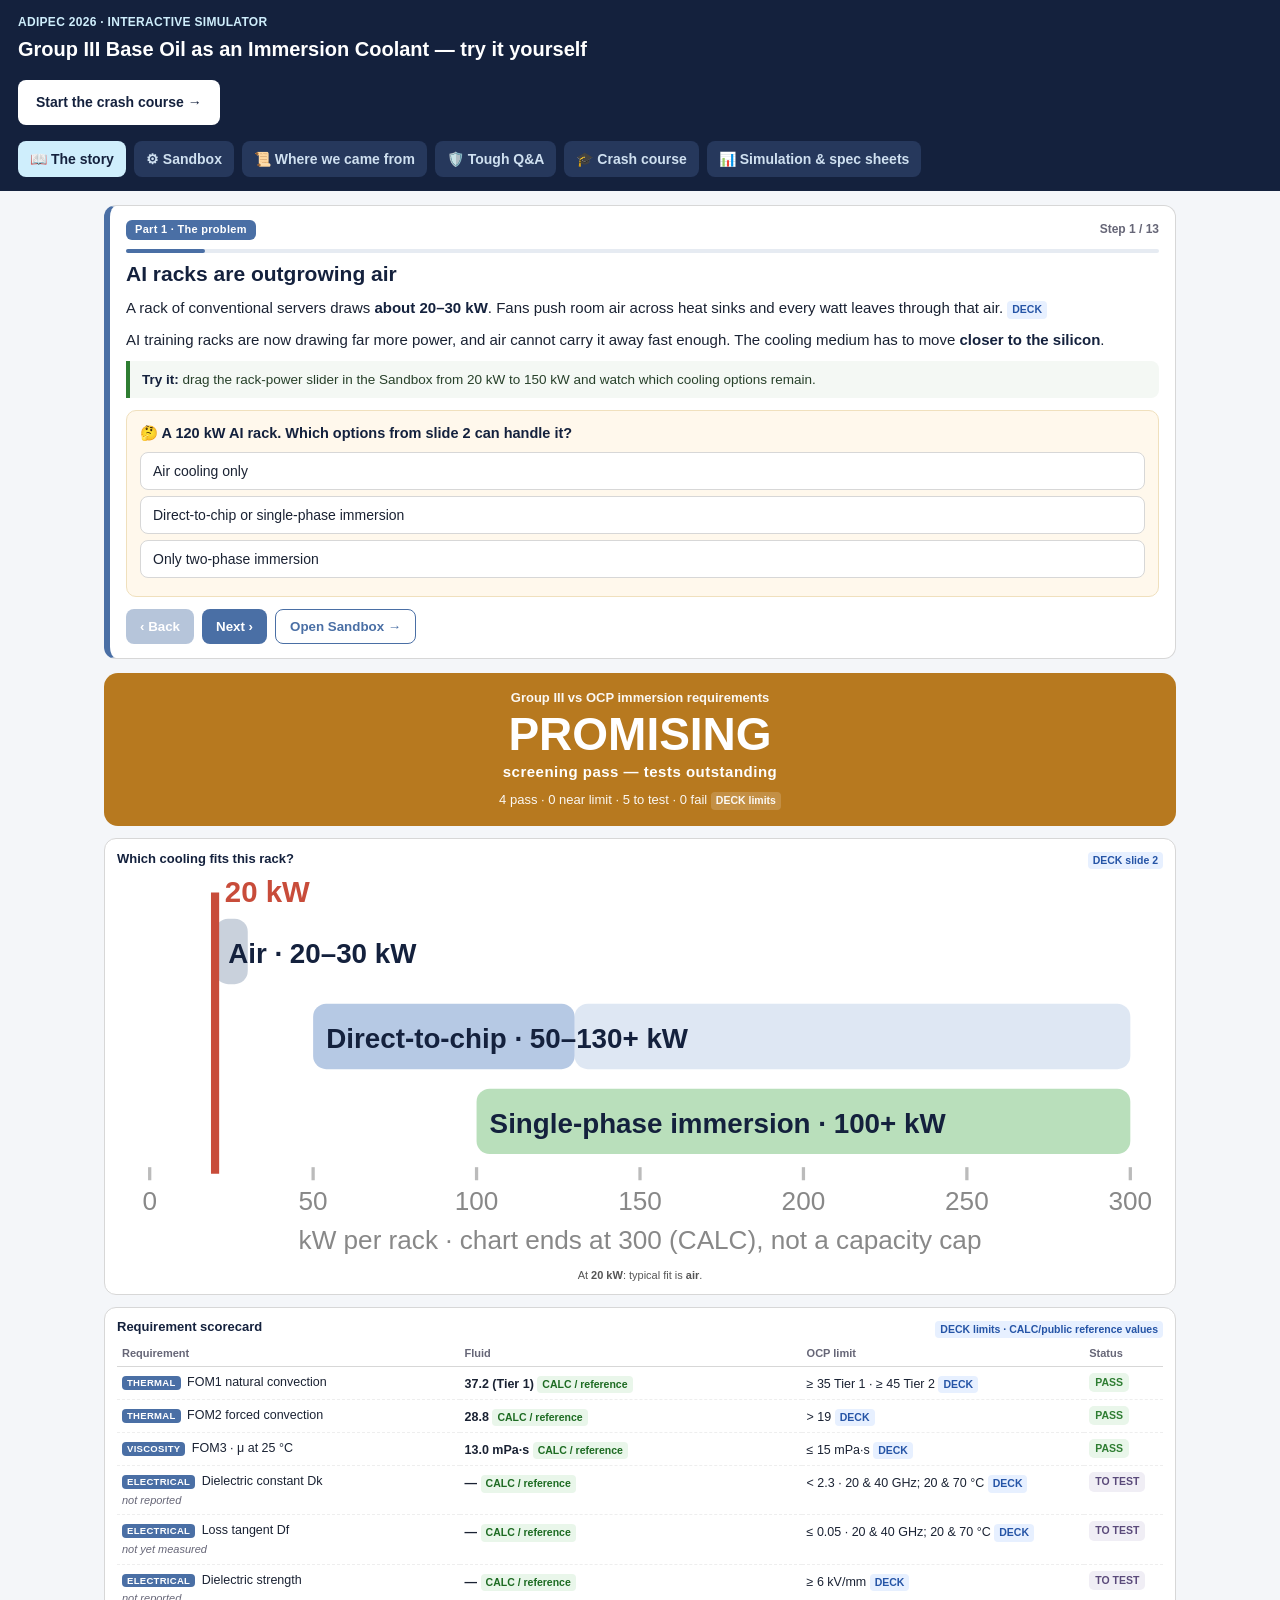
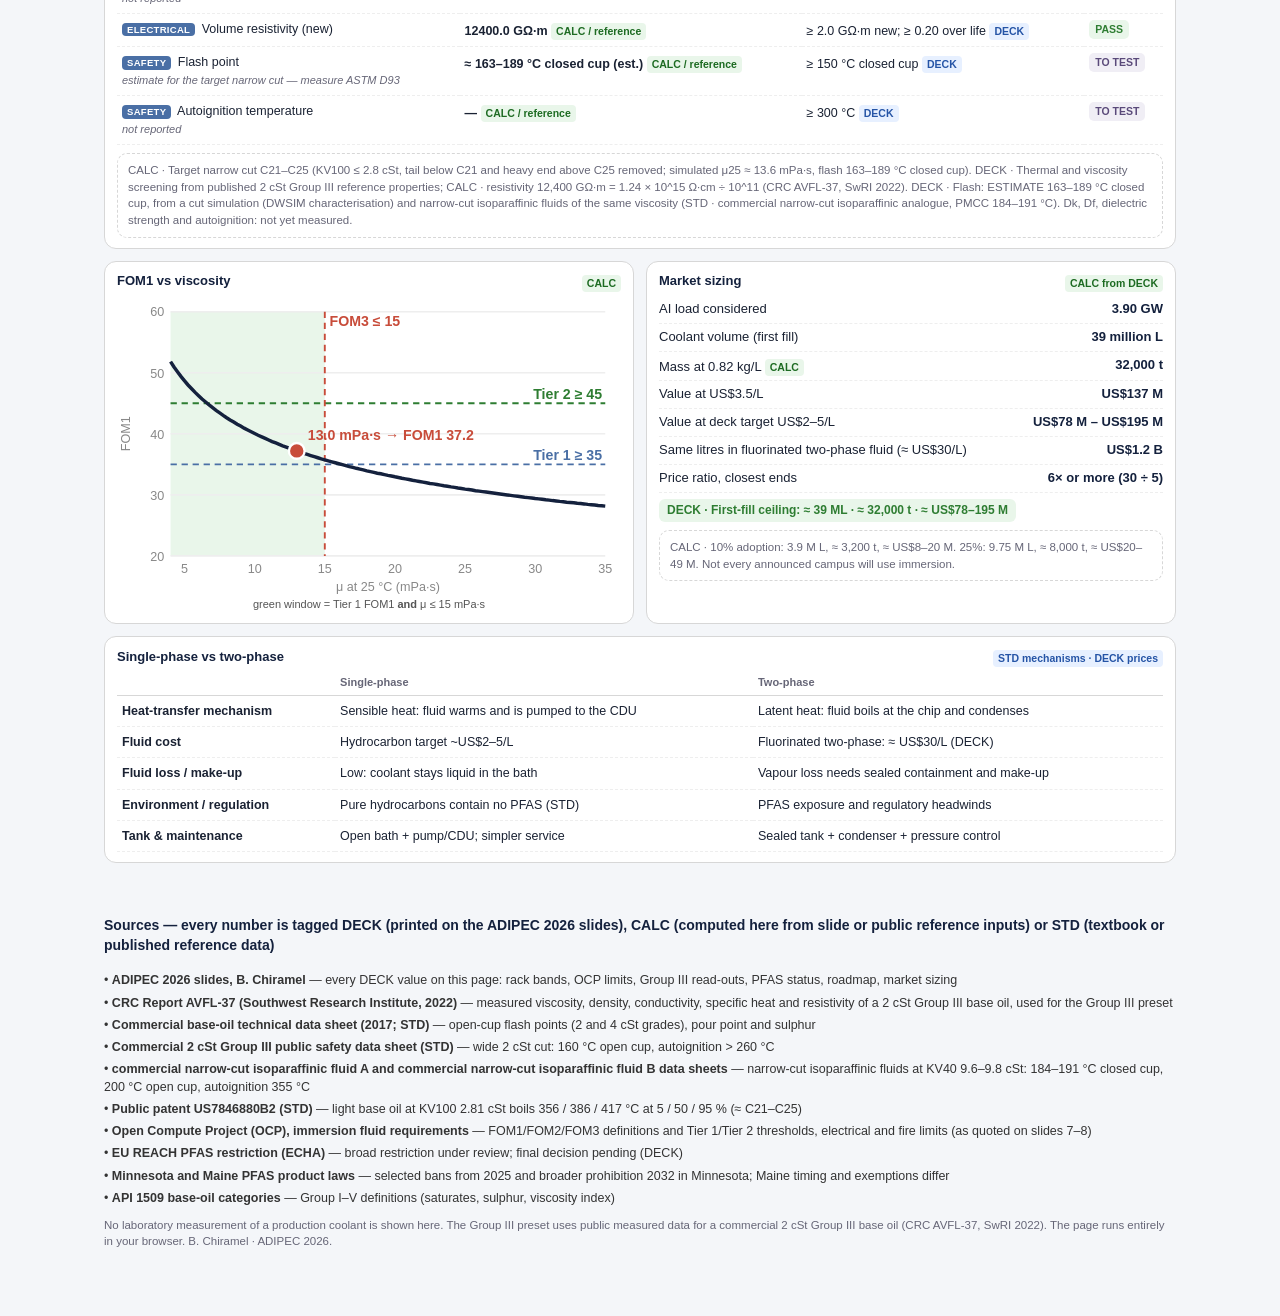
<file: index.html>
<!DOCTYPE html>
<html lang="en">
<head>
<meta charset="utf-8">
<meta name="viewport" content="width=device-width, initial-scale=1">
<title>Group III Immersion Coolant — Interactive Simulator</title>
<meta name="description" content="Interactive companion to the ADIPEC 2026 talk: can domestic Group III base oil serve as a single-phase immersion coolant for AI data centres?">
<meta property="og:title" content="Group III Immersion Coolant — Interactive Simulator">
<meta property="og:description" content="Rack power, OCP figures of merit, electrical and fire gates, qualification and market sizing — try it yourself.">
<meta property="og:type" content="website">
<link rel="stylesheet" href="style.css">
</head>
<body>
<header>
  <div class="eyebrow">ADIPEC 2026 · interactive simulator</div>
  <h1>Group III Base Oil as an Immersion Coolant — try it yourself</h1>
  <p><a class="modebtn linkbtn course-start" href="course.html">Start the crash course →</a></p>
  <div class="modebar">
    <button id="mStory" class="modebtn active">📖 The story</button>
    <button id="mSandbox" class="modebtn">⚙ Sandbox</button>
    <button id="mHistory" class="modebtn">📜 Where we came from</button>
    <button id="mQA" class="modebtn">🛡️ Tough Q&amp;A</button>
    <a class="modebtn linkbtn" href="course.html">🎓 Crash course</a>
    <a class="modebtn linkbtn" href="results.html">📊 Simulation &amp; spec sheets</a>
  </div>
</header>

<main>
  <!-- ================= STORY ================= -->
  <section id="story">
    <div class="storycard">
      <div class="lessonhead"><span id="chapBadge" class="chapbadge"></span><span id="lessonCount"></span></div>
      <div class="progbar"><div id="progFill" class="progfill"></div></div>
      <h2 id="storyTitle"></h2>
      <div id="storyBody"></div>
      <div id="lessonCheck"></div>
      <div class="storynav">
        <button id="prevBtn">‹ Back</button>
        <button id="nextBtn">Next ›</button>
        <button id="toSandbox" class="ghost">Open Sandbox →</button>
      </div>
    </div>
  </section>

  <!-- ================= CONTROLS ================= -->
  <section id="controls" class="hidden">
    <div class="grp">
      <h3>① Rack power <span class="hint">(sets the cooling architecture)</span></h3>
      <label>IT load per rack: <b id="rackVal">120 kW</b>
        <input type="range" id="rack" min="5" max="300" step="5" value="120">
        <span class="src ext">DECK slide 2</span>
      </label>
    </div>

    <div class="grp">
      <h3>② Candidate fluid <span class="hint">(edit any value)</span></h3>
      <label>Preset
        <select id="preset"></select>
      </label>
      <div id="fluidFields"></div>
      <label class="toggle"><input type="checkbox" id="flashCC"> Flash point measured closed-cup</label>
      <div class="assume">OCP asks for a <b>closed-cup</b> flash point. An open-cup (COC) value usually reads higher, so a COC number is not yet proof.</div>
    </div>

    <div class="grp">
      <h3>③ Viscosity lever <span class="hint">(lighter cut → lower μ)</span></h3>
      <label>Dynamic viscosity at 25 °C: <b id="muVal">13.0 mPa·s</b>
        <input type="range" id="mu" min="4" max="35" step="0.1" value="13.0">
        <span class="src calc">CALC from DECK slide 7 formula</span>
      </label>
      <div class="assume">FOM1 scales as μ<sup>−0.2813</sup> with every other property held fixed. Real lighter cuts also shift k, ρ, c<sub>p</sub> and β, and usually <b>lower the flash point</b>.</div>
    </div>

    <div class="grp">
      <h3>④ Market sizing</h3>
      <label>Middle East AI pipeline: <b id="meVal">2.5 GW</b>
        <input type="range" id="me" min="0" max="6" step="0.1" value="2.5">
        <span class="src ext">DECK slide 11</span>
      </label>
      <label>India AI pipeline: <b id="inVal">1.4 GW</b>
        <input type="range" id="in" min="0" max="6" step="0.1" value="1.4">
        <span class="src ext">DECK slide 11</span>
      </label>
      <label>Share of that load immersion-cooled: <b id="shareVal">100 %</b>
        <input type="range" id="share" min="5" max="100" step="5" value="100">
        <span class="src calc">scenario (deck assumes all)</span>
      </label>
      <label>Coolant intensity: <b id="intVal">10 L/kW</b>
        <input type="range" id="int" min="5" max="15" step="0.5" value="10">
        <span class="src ext">DECK ≈10 L/kW</span>
      </label>
      <label>Group III price: <b id="priceVal">US$2–5 /L</b>
        <input type="range" id="price" min="1" max="8" step="0.5" value="3.5">
        <span class="src ext">DECK target US$2–5 /L</span>
      </label>
      <button id="resetBtn" class="resetbtn">↺ Reset to the deck's case</button>
    </div>
  </section>

  <!-- ================= OUTPUTS ================= -->
  <section id="outputs">
    <div id="verdict" class="verdict none">
      <div class="vlabel">Group III vs OCP immersion requirements</div>
      <div class="vbig" id="vbig">—</div>
      <div class="vsub" id="vsub"></div>
      <div class="vmargin" id="vmargin"></div>
    </div>

    <div class="card">
      <div class="cardhd">Which cooling fits this rack? <span class="src ext">DECK slide 2</span></div>
      <svg id="rackChart" viewBox="0 0 320 120" preserveAspectRatio="xMidYMid meet"></svg>
      <div id="rackNote" class="chartlegend"></div>
    </div>

    <div class="card">
      <div class="cardhd">Requirement scorecard <span class="src ext">DECK limits · CALC/public reference values</span></div>
      <div id="scorecard"></div>
    </div>

    <div class="card half">
      <div class="cardhd">FOM1 vs viscosity <span class="src calc">CALC</span></div>
      <svg id="muChart" viewBox="0 0 320 190" preserveAspectRatio="xMidYMid meet"></svg>
      <div class="chartlegend">green window = Tier 1 FOM1 <b>and</b> μ ≤ 15 mPa·s</div>
    </div>
    <div class="card half">
      <div class="cardhd">Market sizing <span class="src calc">CALC from DECK</span></div>
      <div id="market" class="commercial"></div>
    </div>

    <div class="card">
      <div class="cardhd">Single-phase vs two-phase <span class="src ext">STD mechanisms · DECK prices</span></div>
      <div id="phases"></div>
    </div>
  </section>

  <!-- ================= HISTORY ================= -->
  <section id="history" class="hidden"></section>

  <!-- ================= TOUGH Q&A ================= -->
  <section id="qa" class="hidden"></section>
</main>

<footer id="refs">
  <h3>Sources — every number is tagged DECK (printed on the ADIPEC 2026 slides), CALC (computed here from slide or public reference inputs) or STD (textbook or published reference data)</h3>
  <div id="reflist"></div>
  <p class="fine">No laboratory measurement of a production coolant is shown here. The Group III preset uses public measured data for a commercial 2 cSt Group III base oil (CRC AVFL-37, SwRI 2022). The page runs entirely in your browser. B. Chiramel · ADIPEC 2026.</p>
</footer>

<script src="story.js"></script>
<script src="app.js"></script>
</body>
</html>
</file>
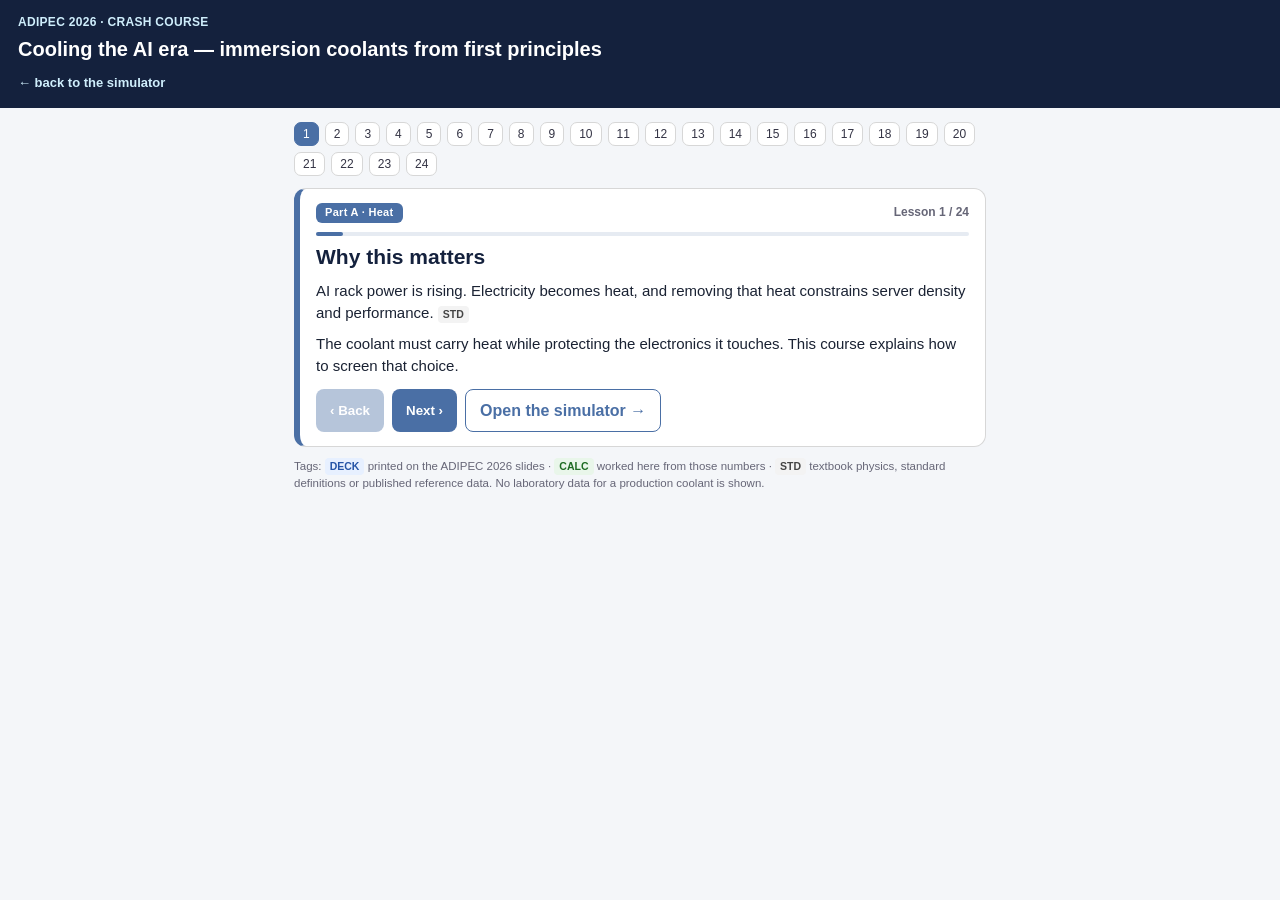
<file: course.html>
<!DOCTYPE html>
<html lang="en">
<head>
<meta charset="utf-8">
<meta name="viewport" content="width=device-width, initial-scale=1">
<title>Immersion Coolant Crash Course</title>
<meta name="description" content="A fundamentals-to-expert crash course on single-phase immersion cooling and Group III base oil as a coolant: heat transfer, OCP figures of merit, dielectric and fire-safety properties, qualification and market sizing.">
<meta property="og:title" content="Immersion Coolant Crash Course">
<meta property="og:description" content="A guided course, fundamentals → expert: why AI racks need liquid, how OCP scores a coolant, and how to defend Group III base oil as one.">
<meta property="og:type" content="website">
<link rel="stylesheet" href="style.css">
<style>
main{max-width:720px;display:block}
header{position:sticky;top:0;z-index:5}
header h1{margin-bottom:6px}
.toc{display:flex;flex-wrap:wrap;gap:6px;margin:0 0 12px}
.toc button{border:1px solid var(--line);background:#fff;border-radius:7px;padding:4px 8px;font-size:12px;cursor:pointer;color:#334}
.toc button.on{background:var(--cond);color:#fff;border-color:var(--cond)}
.toc button.done{border-color:var(--feas)}
.back{color:#cfeefc;font-size:13px;font-weight:700;text-decoration:none}
</style>
</head>
<body>
<header>
  <div class="eyebrow">ADIPEC 2026 · crash course</div>
  <h1>Cooling the AI era — immersion coolants from first principles</h1>
  <a class="back" href="index.html">← back to the simulator</a>
</header>
<main>
  <div id="toc" class="toc"></div>
  <div class="storycard">
    <div class="lessonhead"><span id="chapBadge" class="chapbadge"></span><span id="lessonCount"></span></div>
    <div class="progbar"><div id="progFill" class="progfill"></div></div>
    <h2 id="storyTitle"></h2>
    <div id="storyBody"></div>
    <div id="lessonCheck"></div>
    <div class="storynav">
      <button id="prevBtn">‹ Back</button>
      <button id="nextBtn">Next ›</button>
      <a class="ghost" href="index.html" style="text-decoration:none;padding:9px 14px;border-radius:8px;border:1px solid var(--cond);color:var(--cond);font-weight:700">Open the simulator →</a>
    </div>
  </div>
  <p class="fine">Tags: <span class="src ext">DECK</span> printed on the ADIPEC 2026 slides · <span class="src calc">CALC</span> worked here from those numbers · <span class="src std">STD</span> textbook physics, standard definitions or published reference data. No laboratory data for a production coolant is shown.</p>
</main>
<script src="course.js"></script>
</body>
</html>
</file>
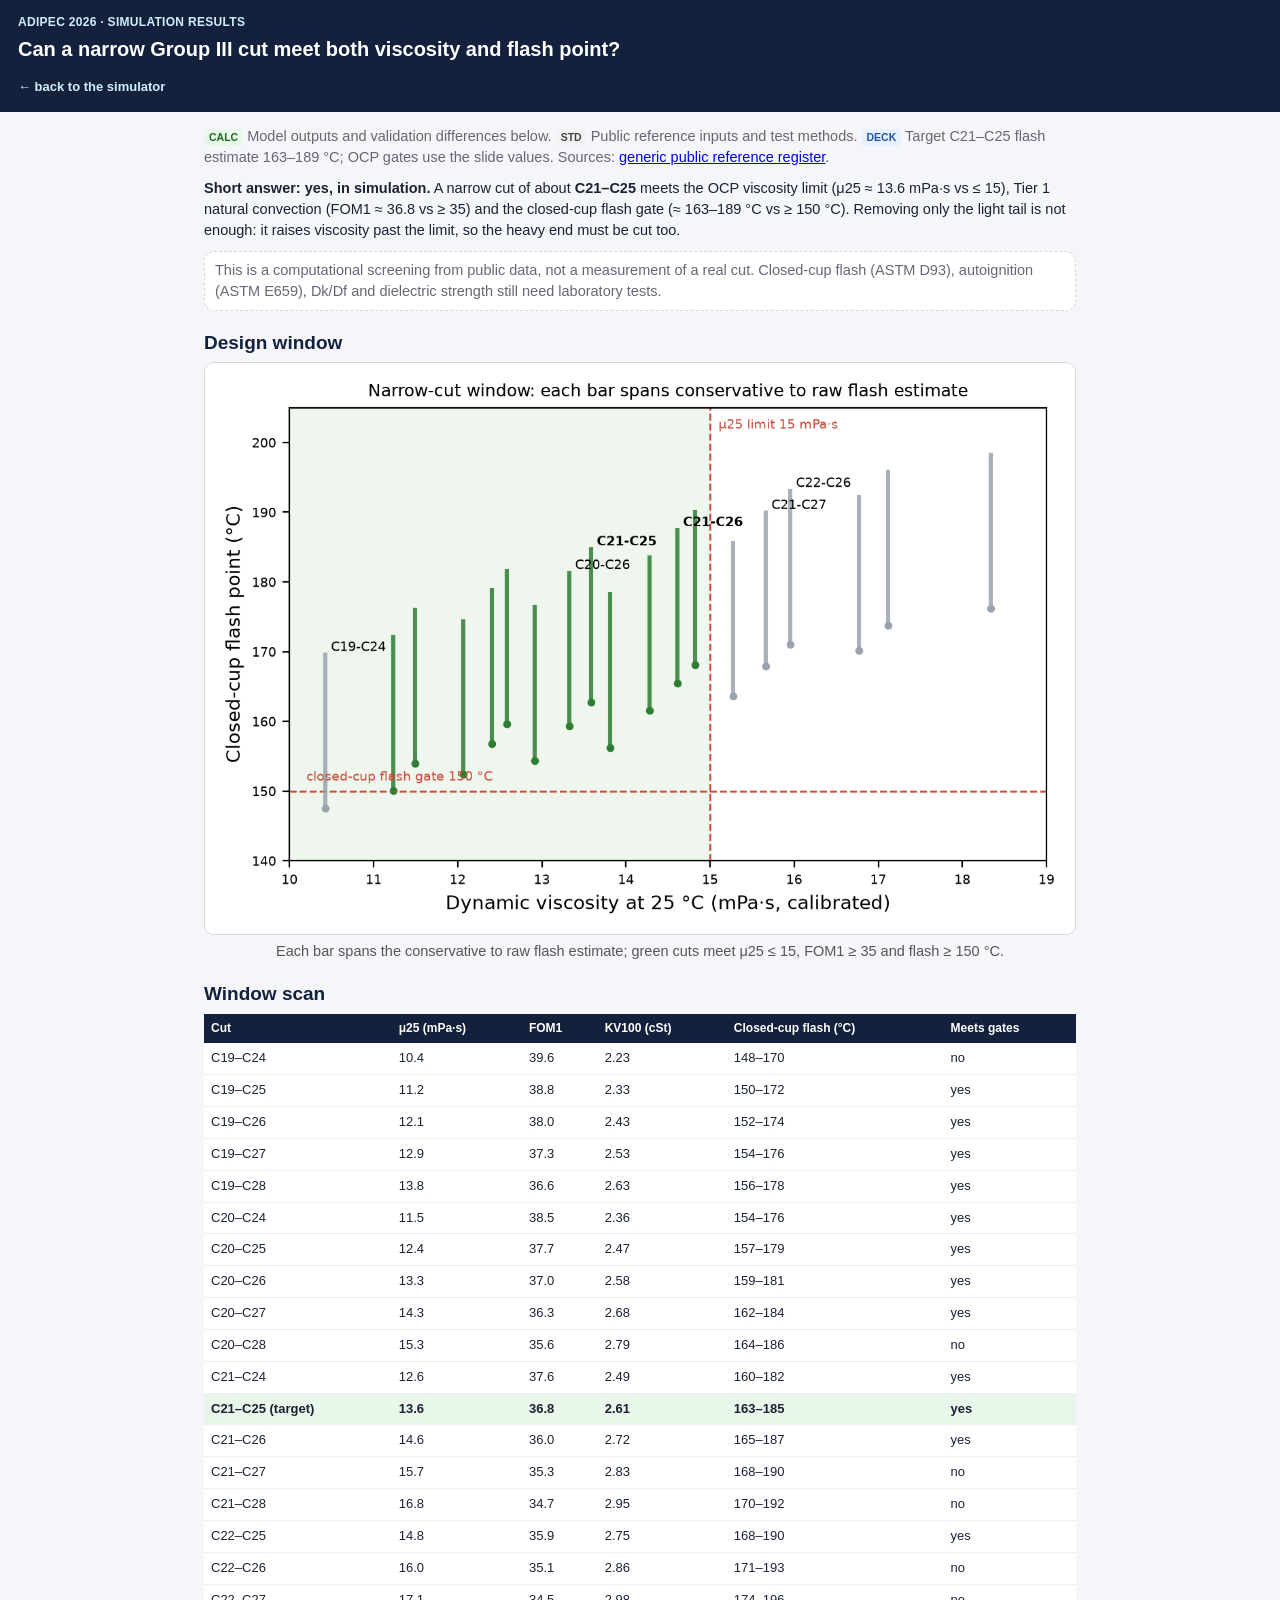
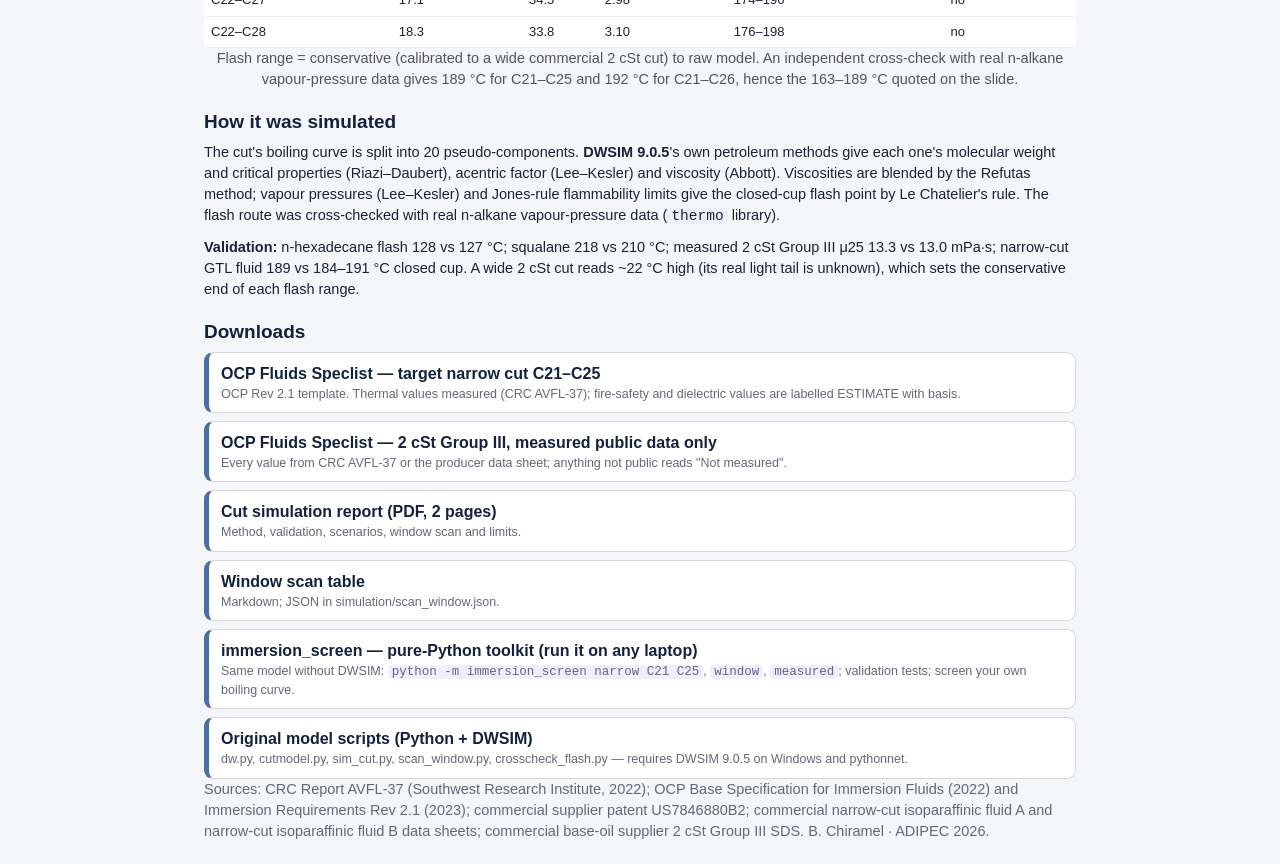
<file: results.html>
<!DOCTYPE html>
<html lang="en">
<head>
<meta charset="utf-8">
<meta name="viewport" content="width=device-width, initial-scale=1">
<title>Simulation Results &amp; Spec Sheets</title>
<meta name="description" content="Cut simulation of a Group III narrow cut (C21–C25) and filled OCP immersion-fluid spec sheets, built from public data.">
<link rel="stylesheet" href="style.css">
<style>
main{max-width:900px;display:block}
.res h2{color:var(--navy);font-size:19px;margin:18px 0 6px}
.res p{font-size:14.5px;margin:0 0 10px}
.res table{width:100%;border-collapse:collapse;font-size:13px;background:#fff}
.res th{background:var(--navy);color:#fff;text-align:left;padding:6px 7px;font-size:12px}
.res td{border-bottom:1px solid #eee;padding:6px 7px}
.res tr.tgt td{background:#e9f6ea;font-weight:700}
.res img{width:100%;border:1px solid var(--line);border-radius:10px;background:#fff}
.dl{display:grid;gap:8px}
.dl a{display:block;background:#fff;border:1px solid var(--line);border-left:5px solid var(--cond);border-radius:9px;padding:9px 12px;text-decoration:none;color:#1a2233}
.dl a b{color:var(--navy)} .dl a span{display:block;font-size:12.5px;color:var(--grey)}
.back{color:#cfeefc;font-size:13px;font-weight:700;text-decoration:none}
.tablewrap{overflow-x:auto}
</style>
</head>
<body>
<header>
  <div class="eyebrow">ADIPEC 2026 · simulation results</div>
  <h1>Can a narrow Group III cut meet both viscosity and flash point?</h1>
  <a class="back" href="index.html">← back to the simulator</a>
</header>
<main class="res">
  <p class="fine"><span class="src calc">CALC</span> Model outputs and validation differences below. <span class="src std">STD</span> Public reference inputs and test methods. <span class="src ext">DECK</span> Target C21–C25 flash estimate 163–189 °C; OCP gates use the slide values. Sources: <a href="evidence/public_sources.md">generic public reference register</a>.</p>
  <p><b>Short answer: yes, in simulation.</b> A narrow cut of about <b>C21–C25</b> meets the OCP viscosity limit
  (μ25 ≈ 13.6 mPa·s vs ≤ 15), Tier 1 natural convection (FOM1 ≈ 36.8 vs ≥ 35) and the closed-cup flash gate
  (≈ 163–189 °C vs ≥ 150 °C). Removing only the light tail is not enough: it raises viscosity past the limit, so the
  heavy end must be cut too.</p>
  <p class="assume">This is a computational screening from public data, not a measurement of a real cut. Closed-cup
  flash (ASTM D93), autoignition (ASTM E659), Dk/Df and dielectric strength still need laboratory tests.</p>

  <h2>Design window</h2>
  <img src="simulation/fig_window_map.png" alt="Simulated viscosity versus closed-cup flash point for narrow cuts C19–C28, with the OCP limits">
  <p class="chartlegend">Each bar spans the conservative to raw flash estimate; green cuts meet μ25 ≤ 15, FOM1 ≥ 35 and flash ≥ 150 °C.</p>

  <h2>Window scan</h2>
  <div class="tablewrap"><table id="scan"><thead><tr><th>Cut</th><th>μ25 (mPa·s)</th><th>FOM1</th><th>KV100 (cSt)</th><th>Closed-cup flash (°C)</th><th>Meets gates</th></tr></thead><tbody></tbody></table></div>
  <p class="chartlegend">Flash range = conservative (calibrated to a wide commercial 2 cSt cut) to raw model. An independent cross-check with real n-alkane vapour-pressure data gives 189 °C for C21–C25 and 192 °C for C21–C26, hence the 163–189 °C quoted on the slide.</p>

  <h2>How it was simulated</h2>
  <p>The cut's boiling curve is split into 20 pseudo-components. <b>DWSIM 9.0.5</b>'s own petroleum methods give each one's
  molecular weight and critical properties (Riazi–Daubert), acentric factor (Lee–Kesler) and viscosity (Abbott).
  Viscosities are blended by the Refutas method; vapour pressures (Lee–Kesler) and Jones-rule flammability limits give the
  closed-cup flash point by Le Chatelier's rule. The flash route was cross-checked with real n-alkane vapour-pressure data
  (<code>thermo</code> library).</p>
  <p><b>Validation:</b> n-hexadecane flash 128 vs 127 °C; squalane 218 vs 210 °C; measured 2 cSt Group III μ25 13.3 vs 13.0 mPa·s;
  narrow-cut GTL fluid 189 vs 184–191 °C closed cup. A wide 2 cSt cut reads ~22 °C high (its real light tail is unknown), which sets the conservative end of each flash range.</p>

  <h2>Downloads</h2>
  <div class="dl">
    <a href="data/OCP_Fluid_Speclist_GroupIII_TargetCut_C21-C25.xlsx"><b>OCP Fluids Speclist — target narrow cut C21–C25</b>
      <span>OCP Rev 2.1 template. Thermal values measured (CRC AVFL-37); fire-safety and dielectric values are labelled ESTIMATE with basis.</span></a>
    <a href="data/OCP_Fluid_Speclist_GroupIII_2cSt_PublicData.xlsx"><b>OCP Fluids Speclist — 2 cSt Group III, measured public data only</b>
      <span>Every value from CRC AVFL-37 or the producer data sheet; anything not public reads "Not measured".</span></a>
    <a href="simulation/GroupIII_Cut_Simulation_Report.pdf"><b>Cut simulation report (PDF, 2 pages)</b>
      <span>Method, validation, scenarios, window scan and limits.</span></a>
    <a href="simulation/scan_window.md"><b>Window scan table</b><span>Markdown; JSON in simulation/scan_window.json.</span></a>
    <a href="https://github.com/1boscochiramel/Adipec-immersive-coolant-#quick-start"><b>immersion_screen — pure-Python toolkit (run it on any laptop)</b>
      <span>Same model without DWSIM: <code>python -m immersion_screen narrow C21 C25</code>, <code>window</code>, <code>measured</code>; validation tests; screen your own boiling curve.</span></a>
    <a href="https://github.com/1boscochiramel/Adipec-immersive-coolant-/tree/main/simulation"><b>Original model scripts (Python + DWSIM)</b>
      <span>dw.py, cutmodel.py, sim_cut.py, scan_window.py, crosscheck_flash.py — requires DWSIM 9.0.5 on Windows and pythonnet.</span></a>
  </div>

  <p class="fine">Sources: CRC Report AVFL-37 (Southwest Research Institute, 2022); OCP Base Specification for Immersion Fluids (2022) and Immersion Requirements Rev 2.1 (2023);
  commercial supplier patent US7846880B2; commercial narrow-cut isoparaffinic fluid A and narrow-cut isoparaffinic fluid B data sheets; commercial base-oil supplier 2 cSt Group III SDS. B. Chiramel · ADIPEC 2026.</p>
</main>
<script>
fetch("simulation/scan_window.json").then(r=>r.json()).then(rows=>{
  const tb=document.querySelector("#scan tbody");
  tb.innerHTML=rows.map(r=>`<tr class="${r.cut==="C21-C25"?"tgt":""}"><td>${r.cut.replace("-","–")}${r.cut==="C21-C25"?" (target)":""}</td><td>${r.mu25.toFixed(1)}</td><td>${r.fom1.toFixed(1)}</td><td>${r.kv100.toFixed(2)}</td><td>${r.flash_lo.toFixed(0)}–${r.flash_hi.toFixed(0)}</td><td>${r.ok?"yes":"no"}</td></tr>`).join("");
}).catch(()=>{document.querySelector("#scan tbody").innerHTML='<tr><td colspan="6">See simulation/scan_window.md</td></tr>';});
</script>
</body>
</html>
</file>
<file: style.css>
:root{
  --navy:#14213D; --cond:#4A6FA5; --warn:#C84C3A; --feas:#2E7D32;
  --band:#DCE6F1; --eyebrow:#1f6b86; --grey:#667; --line:#d7d7d7;
  --bg:#f4f6f9; --card:#fff;
}
*{box-sizing:border-box}
body{margin:0;font-family:-apple-system,Segoe UI,Roboto,Helvetica,Arial,sans-serif;
  color:#1a2233;background:var(--bg);line-height:1.45}
header{background:var(--navy);color:#fff;padding:14px 18px}
.eyebrow{color:#cfeefc;font-weight:700;font-size:12px;letter-spacing:.3px;text-transform:uppercase}
header h1{margin:4px 0 10px;font-size:20px;font-weight:800}
.modebar{display:flex;gap:8px}
.modebtn{background:#26385c;color:#cfe0f0;border:0;border-radius:8px;padding:8px 12px;font-weight:700;cursor:pointer;font-size:14px}
.modebtn.active{background:#cfeefc;color:var(--navy)}
main{max-width:1100px;margin:0 auto;padding:14px;display:grid;gap:14px}
@media(min-width:880px){
  main{grid-template-columns:340px 1fr;align-items:start}
  #story{grid-column:1 / -1}
  #controls{position:sticky;top:10px}
}
section{display:grid;gap:12px}
.hidden{display:none!important}

/* controls */
.grp{background:var(--card);border:1px solid var(--line);border-radius:12px;padding:12px 14px}
.grp h3{margin:0 0 8px;font-size:15px;color:var(--navy)}
.grp .hint{font-weight:400;color:var(--grey);font-size:12px}
label{display:block;font-size:13px;font-weight:600;margin:10px 0 4px}
label b{color:var(--navy)}
input[type=range]{width:100%;margin:6px 0 2px;accent-color:var(--cond)}
select{width:100%;padding:7px;border:1px solid var(--line);border-radius:8px;font-size:14px}
.seg{display:flex;gap:6px;margin-top:5px}
.seg button{flex:1;padding:8px;border:1px solid var(--cond);background:#fff;color:var(--cond);
  border-radius:8px;font-weight:700;font-size:12.5px;cursor:pointer}
.seg button.active{background:var(--cond);color:#fff}
.toggle{display:flex;align-items:center;gap:8px;font-size:14px}
.kreadout{font-size:13px;color:#333;margin:6px 0}
.src{display:inline-block;font-size:10.5px;font-weight:700;border-radius:4px;padding:1px 5px;margin-top:3px}
.src.ext{background:#e7f0ff;color:#2554a6}
.src.calc{background:#e9f6ea;color:#1d6b22}
.resetbtn{width:100%;padding:9px;border:1px solid var(--cond);background:#fff;color:var(--cond);border-radius:8px;font-weight:700;font-size:13px;cursor:pointer}
.resetbtn:hover{background:var(--cond);color:#fff}
.chartlegend{font-size:11px;color:#555;text-align:center;margin-top:2px}
.assume{font-size:11.5px;color:var(--grey);background:#fff;border:1px dashed var(--line);border-radius:10px;padding:8px 10px;margin-top:8px}
input[type=range]:disabled{opacity:.4} select:disabled{opacity:.5;background:#f3f3f3}
.assume a{color:var(--cond)}

/* verdict */
.verdict{border-radius:14px;padding:16px;color:#fff;text-align:center;transition:background .2s}
.verdict.pass{background:var(--feas)} .verdict.fail{background:var(--warn)} .verdict.none{background:#888}
.vlabel{font-size:13px;font-weight:700;opacity:.95}
.vbig{font-size:46px;font-weight:900;line-height:1.05;margin:2px 0}
.vsub{font-size:15px;font-weight:800;letter-spacing:.5px}
.vmargin{font-size:13px;opacity:.95;margin-top:2px}
.verdict .src{background:rgba(255,255,255,.18);color:#fff;margin-top:8px}

.card{background:var(--card);border:1px solid var(--line);border-radius:12px;padding:10px 12px}
.cardhd{font-size:13px;font-weight:800;color:var(--navy);margin-bottom:4px;display:flex;justify-content:space-between;align-items:center;gap:6px}
.card svg{width:100%;height:auto;display:block}
#outputs{grid-template-columns:1fr}
@media(min-width:560px){#outputs{grid-template-columns:1fr 1fr}
  .verdict,.card:not(.half),#outputs>.impact{grid-column:1 / -1}}
.warn{background:#fdeceb;color:var(--warn);border:1px solid #f0c0ba;border-radius:8px;padding:6px 8px;font-size:12px;font-weight:600;margin-top:6px}

.commercial .row,.impact .row{display:flex;justify-content:space-between;gap:8px;font-size:13px;padding:4px 0;border-bottom:1px dashed #eee}
.commercial b,.impact b{color:var(--navy)}
.ok{color:var(--feas);font-weight:800}.no{color:var(--warn);font-weight:800}
.impact .row:last-child{border:0}
.badge{display:inline-block;background:#e9f6ea;color:var(--feas);font-weight:800;font-size:12px;border-radius:6px;padding:3px 8px;margin-top:6px}

.modebar{overflow-x:auto;flex-wrap:nowrap;-webkit-overflow-scrolling:touch}
.modebtn{white-space:nowrap;flex:0 0 auto}
/* story / course */
.storycard{background:var(--card);border:1px solid var(--line);border-left:6px solid var(--cond);border-radius:12px;padding:14px 16px}
.lessonhead{display:flex;justify-content:space-between;align-items:center;font-size:12px;color:var(--grey);font-weight:700}
.chapbadge{background:var(--cond);color:#fff;border-radius:6px;padding:2px 9px;font-size:11px;letter-spacing:.3px}
.progbar{height:4px;background:#e6ebf2;border-radius:2px;margin:9px 0 6px}
.progfill{height:100%;background:var(--cond);border-radius:2px;transition:width .25s}
.storycard h2{margin:2px 0 8px;color:var(--navy);font-size:21px}
#storyBody{font-size:15px}
#storyBody p{margin:0 0 10px}
#storyBody b{color:var(--navy)}
/* equations */
.eqn{font-family:Georgia,'Times New Roman',serif;font-size:18px;text-align:center;
  background:#f6f9fc;border:1px solid #dfe7f1;border-radius:8px;padding:11px 10px;margin:10px 0;color:#16233b}
.eqn i{font-style:italic}
.eqn sub{font-size:.65em}
.frac{display:inline-flex;flex-direction:column;vertical-align:middle;text-align:center;margin:0 .25em}
.frac>span:first-child{border-bottom:1.6px solid currentColor;padding:0 .35em}
.frac>span:last-child{padding:2px .35em 0}
.eqnnote{font-size:12px;color:var(--grey);text-align:center;margin:-4px 0 10px;font-style:italic}
/* course content blocks */
.example{background:#f4f8f4;border-left:4px solid var(--feas);border-radius:0 8px 8px 0;padding:9px 12px;margin:10px 0;font-size:13.5px;color:#27402a}
.litnote{background:#eef3fb;border-left:4px solid var(--cond);border-radius:0 8px 8px 0;padding:9px 12px;margin:10px 0;font-size:13px;color:#22364f}
.defends{background:#fff6e8;border:1px dashed #e3b366;border-radius:8px;padding:9px 12px;margin:11px 0 2px;font-size:13px;color:#5a4416}
.defends i{color:#7a5a1a}
#storyBody sup{font-size:.65em}
/* predict-reveal */
.check{background:#fff8ec;border:1px solid #f0e0bd;border-radius:10px;padding:12px 13px;margin:12px 0}
.check .q{font-weight:800;color:var(--navy);margin-bottom:8px;font-size:14.5px}
.check .opt{display:block;width:100%;text-align:left;padding:10px 12px;margin:6px 0;border:1px solid var(--line);
  border-radius:8px;background:#fff;cursor:pointer;font-size:14px;color:#1a2233}
.check .opt:hover{border-color:var(--cond)}
.check .opt.correct{background:#e9f6ea;border-color:var(--feas);font-weight:700}
.check .opt.wrong{background:#fdeceb;border-color:var(--warn)}
.check .reveal{margin-top:9px;font-size:13.5px;color:#33404f;background:#fff;border-radius:8px;padding:9px 11px;border:1px dashed var(--line);display:none}
.check .reveal.show{display:block}
.storynav{display:flex;gap:8px;flex-wrap:wrap;margin-top:12px}
.storynav button{background:var(--cond);color:#fff;border:0;border-radius:8px;padding:9px 14px;font-weight:700;cursor:pointer}
.storynav .ghost{background:#fff;color:var(--cond);border:1px solid var(--cond)}
.storynav button:disabled{opacity:.4;cursor:default}

/* history */
#history{grid-column:1 / -1;gap:18px}
.histblock{background:var(--card);border:1px solid var(--line);border-radius:12px;padding:14px 16px}
.histblock .heyebrow{color:var(--warn);font-weight:800;font-size:11px;letter-spacing:1.2px;text-transform:uppercase}
.histblock h2{margin:3px 0 2px;color:var(--navy);font-size:19px}
.histblock .hintro{color:var(--grey);font-size:13px;font-style:italic;margin:0 0 12px}
.stages{display:grid;gap:10px}
@media(min-width:760px){.stages{grid-template-columns:repeat(var(--n,3),1fr)}}
.stage{border:1px solid var(--line);border-top:4px solid var(--cond);border-radius:10px;padding:10px 12px;background:#fbfcfe}
.stage.fail{border-top-color:var(--warn)} .stage.win{border-top-color:var(--feas)}
.stage .stag{font-size:11px;font-weight:800;color:var(--grey);letter-spacing:.4px;text-transform:uppercase}
.stage h4{margin:4px 0 5px;color:var(--navy);font-size:16px}
.stage p{margin:0;font-size:12.5px;color:#33404f}
.htake{margin-top:12px;background:var(--navy);color:#eaf2fb;border-radius:8px;padding:9px 12px;font-size:12.5px;font-weight:600}
.htake b{color:#bfe3ff}
/* tough Q&A */
#qa{grid-column:1 / -1;gap:14px}
.qaintro{background:var(--navy);color:#eaf2fb;border-radius:12px;padding:13px 16px;font-size:13.5px}
.qaintro b{color:#bfe3ff}
.qalegend{display:flex;flex-wrap:wrap;gap:6px;margin-top:8px}
.qacat{background:var(--card);border:1px solid var(--line);border-radius:12px;padding:12px 15px}
.qacat>h3{margin:0 0 3px;color:var(--navy);font-size:16px}
.qacat>.cdesc{font-size:12px;color:var(--grey);font-style:italic;margin:0 0 6px}
.qaitem{border-top:1px solid #eef1f5}
.qaq{cursor:pointer;padding:11px 0;font-weight:700;font-size:14px;color:#1a2233;display:flex;gap:9px;align-items:flex-start}
.qaq .tw{color:var(--cond);flex:0 0 auto;transition:transform .15s}
.qaitem.open .qaq .tw{transform:rotate(90deg)}
.qaa{display:none;padding:0 0 13px 24px;font-size:13.5px;color:#33404f;line-height:1.5}
.qaitem.open .qaa{display:block}
.qaa b{color:var(--navy)}
.qatag{display:inline-block;font-size:10px;font-weight:800;border-radius:4px;padding:1px 6px;margin:0 4px 8px 0}
.qatag.calc{background:#e9f6ea;color:#1d6b22}
.qatag.ext{background:#e7f0ff;color:#2554a6}
.qatag.scope{background:#f0eef5;color:#5a4a7a}
.qatag.design{background:#fff1e0;color:#9a5a13}
.qatry{font-size:12.5px;color:var(--cond);font-weight:700;margin-top:7px;background:#f2f6fb;border-radius:7px;padding:6px 9px}
footer{max-width:1100px;margin:10px auto 40px;padding:14px;font-size:12.5px;color:#333}
footer h3{color:var(--navy);font-size:14px}
#reflist a{color:var(--cond);text-decoration:none}
#reflist div{padding:2px 0}
.fine{color:var(--grey);font-size:11.5px;margin-top:8px}
code{background:#eef;border-radius:4px;padding:0 4px}
#loading{position:fixed;inset:0;background:rgba(244,246,249,.95);display:flex;align-items:center;justify-content:center;font-weight:700;color:var(--navy);font-size:16px;z-index:50}
.curvelbl{font:700 9px sans-serif}
.axis{stroke:#bbb;stroke-width:1}.grid{stroke:#eee;stroke-width:1}
.tick{font:8px sans-serif;fill:#888}

/* ---- ADIPEC simulator additions ---- */
.linkbtn{text-decoration:none;display:inline-block}
.verdict.amber{background:#B7791F}
table.score{width:100%;border-collapse:collapse;font-size:12.5px}
table.score th{text-align:left;color:var(--grey);font-weight:700;font-size:11px;border-bottom:1px solid var(--line);padding:4px 5px}
table.score td{border-bottom:1px dashed #eee;padding:6px 5px;vertical-align:top}
table.score .why{font-size:11px;color:var(--grey);font-style:italic;margin-top:2px}
.pill{display:inline-block;font-size:9.5px;font-weight:800;color:#fff;background:var(--cond);border-radius:4px;padding:0 5px;margin-right:3px;text-transform:uppercase;letter-spacing:.3px}
.st{display:inline-block;font-size:10.5px;font-weight:800;border-radius:5px;padding:2px 6px;white-space:nowrap}
.st.pass{background:#e9f6ea;color:var(--feas)} .st.near{background:#fff1e0;color:#9a5a13}
.st.test{background:#f0eef5;color:#5a4a7a} .st.fail{background:#fdeceb;color:var(--warn)}
.numrow{display:flex;justify-content:space-between;align-items:center;gap:8px;font-weight:600;margin:7px 0}
.numrow input{width:96px;padding:5px 7px;border:1px solid var(--line);border-radius:7px;font-size:14px;text-align:right}
.qatag.deck{background:#e7f0ff;color:#2554a6}
.qatag.std{background:#f3f3f3;color:#444}
.src.std{background:#f3f3f3;color:#444}
@media(max-width:480px){table.score{font-size:11.5px} table.score td,table.score th{padding:5px 3px}}
@media(min-width:880px){#controls.hidden + #outputs{grid-column:1 / -1}}

.course-start{display:inline-block;background:#fff;color:var(--navy);font-weight:800;padding:12px 18px;text-decoration:none}
</file>
